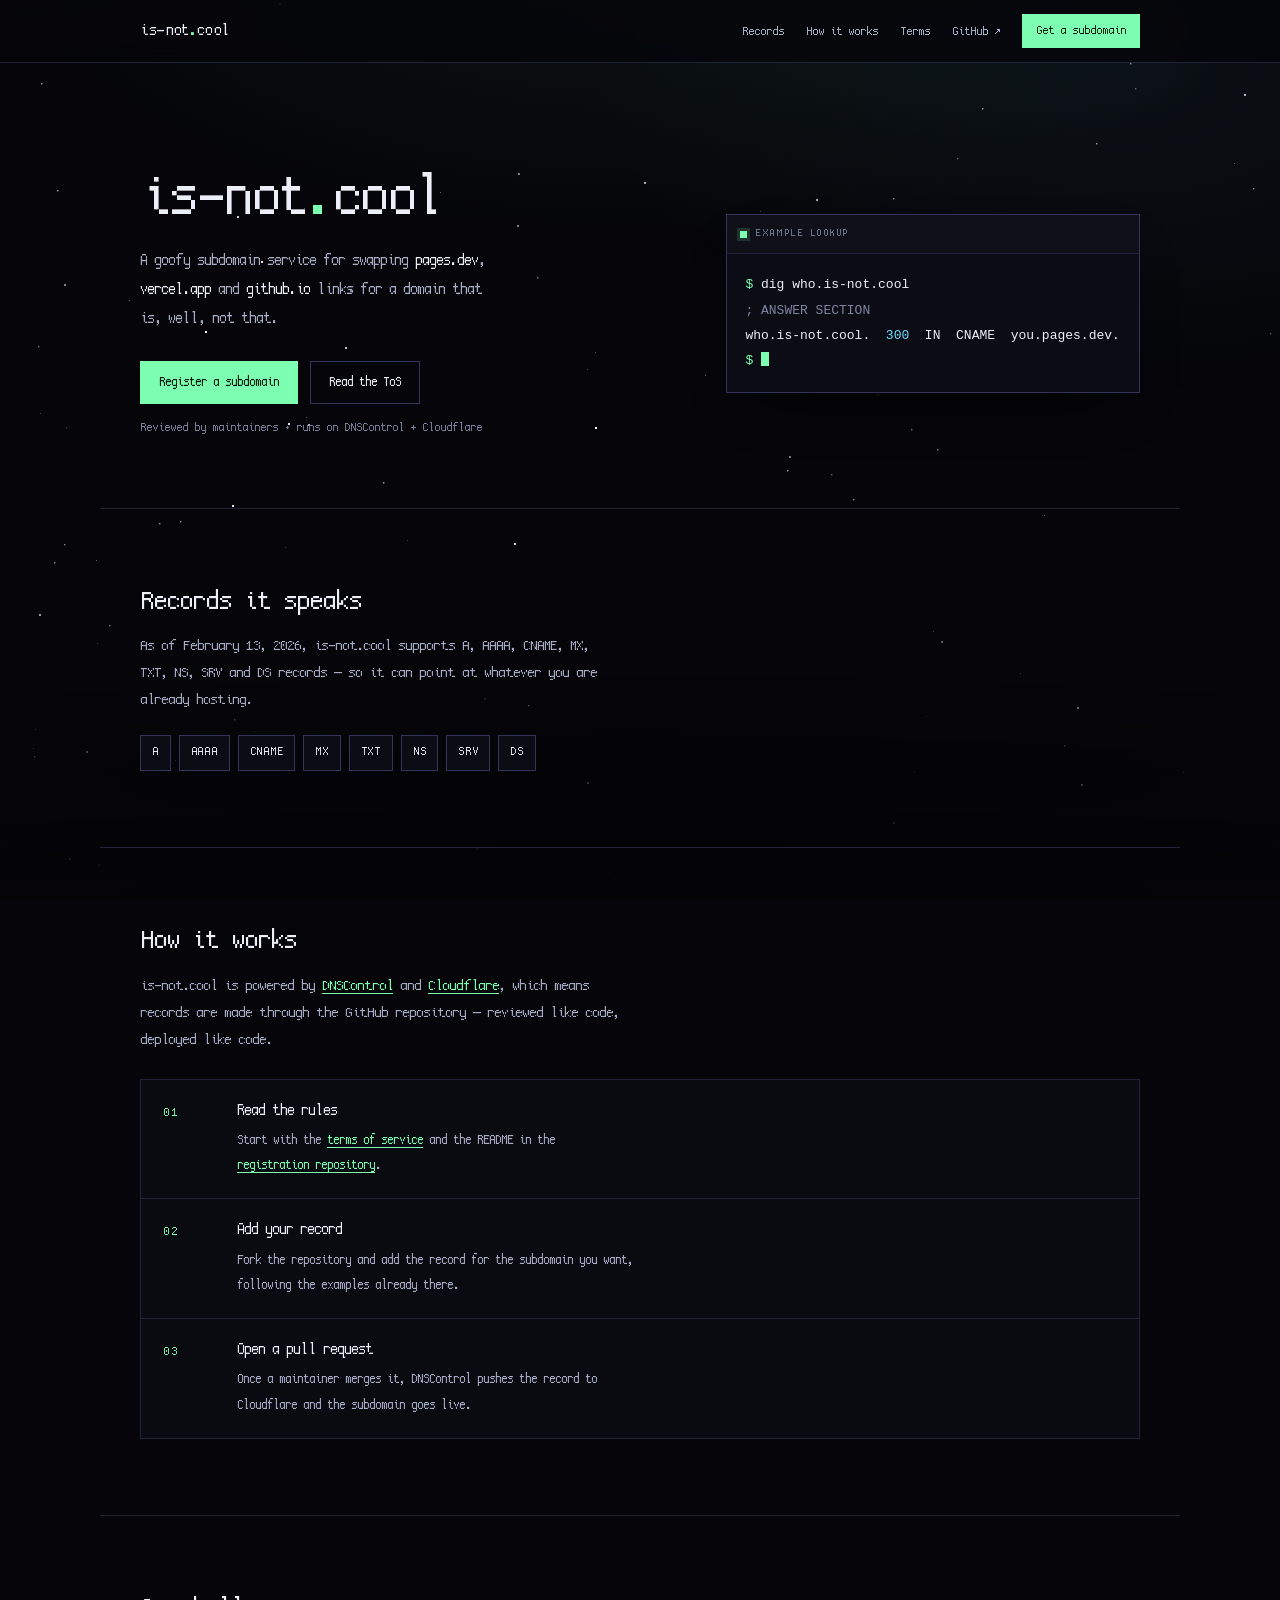
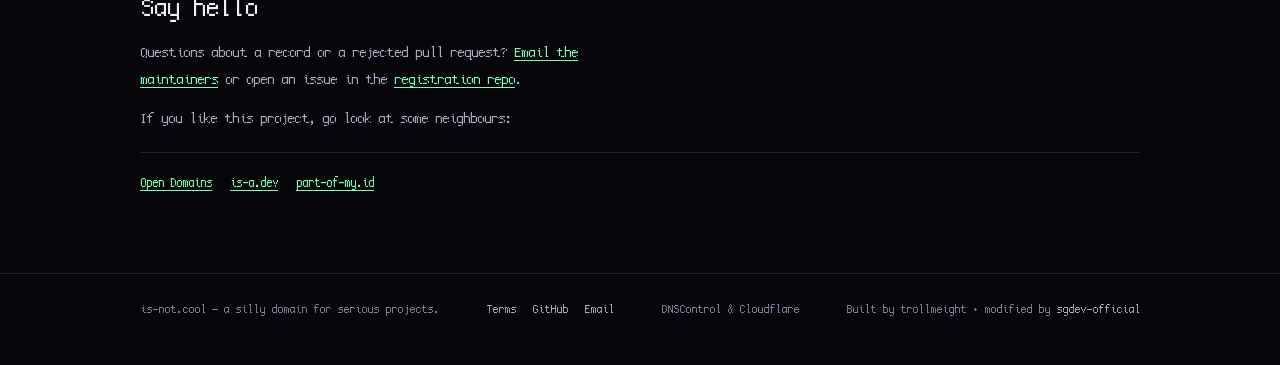
<file: index.html>
<!DOCTYPE html>
<html lang="en">
<head>
<meta charset="utf-8">
<meta name="viewport" content="width=device-width, initial-scale=1">
<title>is-not.cool — a goofy subdomain service</title>
<meta name="description" content="is-not.cool is a goofy subdomain service. Trade a boring pages.dev, vercel.app or github.io URL for a domain that is not boring.">
<meta name="theme-color" content="#06060a">
<link rel="canonical" href="https://is-not.cool/">
<meta name="author" content="trollmeight">
<meta name="revised" content="sgdev-official, 2026-11-09">
<link rel="icon" href="data:image/svg+xml,%3Csvg xmlns='http://www.w3.org/2000/svg' viewBox='0 0 16 16'%3E%3Crect width='16' height='16' fill='%2306060a'/%3E%3Ctext x='8' y='12.5' font-family='monospace' font-size='12' font-weight='bold' text-anchor='middle' fill='%237dffb2'%3E*%3C/text%3E%3C/svg%3E">
<link rel="stylesheet" href="scripts/style.css">
</head>
<body>
<canvas id="sky" aria-hidden="true"></canvas>
<a class="skip" href="#main">Skip to content</a>

<header class="topbar">
  <div class="inner">
    <a class="brand" href="./">is-not<span class="dot">.</span>cool</a>
    <nav aria-label="Primary">
      <a href="#records">Records</a>
      <a href="#how">How it works</a>
      <a href="tos/">Terms</a>
      <a href="https://github.com/is-not-cool/registration" rel="noopener">GitHub ↗</a>
      <a class="btn small" href="https://github.com/is-not-cool/registration" rel="noopener">Get a subdomain</a>
    </nav>
  </div>
</header>

<main id="main">
  <section class="hero">
    <div>
      <h1>is-not<span class="dot">.</span>cool</h1>
      <p class="lede">A goofy subdomain service for swapping <b>pages.dev</b>, <b>vercel.app</b> and <b>github.io</b> links for a domain that is, well, not that.</p>
      <div class="cta">
        <a class="btn" href="https://github.com/is-not-cool/registration" rel="noopener">Register a subdomain</a>
        <a class="btn ghost" href="tos/">Read the ToS</a>
      </div>
      <p class="note">Reviewed by maintainers · runs on DNSControl + Cloudflare</p>
    </div>

    <figure class="term" aria-label="Example DNS lookup">
      <div class="bar"><span class="live" aria-hidden="true"></span>example lookup</div>
      <pre><code><span class="p">$</span> dig who.is-not.cool
<span class="c">; ANSWER SECTION</span>
who.is-not.cool.  <span class="k">300</span>  IN  CNAME  you.pages.dev.
<span class="p">$</span> <span class="caret" aria-hidden="true"></span></code></pre>
    </figure>
  </section>

  <section class="band" id="records">
    <div class="inner">
      <h2>Records it speaks</h2>
      <p>As of February 13, 2026, is-not.cool supports A, AAAA, CNAME, MX, TXT, NS, SRV and DS records — so it can point at whatever you are already hosting.</p>
      <ul class="chips" aria-label="Supported record types">
        <li>A</li><li>AAAA</li><li>CNAME</li><li>MX</li><li>TXT</li><li>NS</li><li>SRV</li><li>DS</li>
      </ul>
    </div>
  </section>

  <section class="band" id="how">
    <div class="inner">
      <h2>How it works</h2>
      <p>is-not.cool is powered by <a href="https://dnscontrol.org" rel="noopener">DNSControl</a> and <a href="https://cloudflare.com" rel="noopener">Cloudflare</a>, which means records are made through the GitHub repository — reviewed like code, deployed like code.</p>
      <ol class="steps">
        <li>
          <span class="n">01</span>
          <div>
            <h3>Read the rules</h3>
            <p>Start with the <a href="tos/">terms of service</a> and the README in the <a href="https://github.com/is-not-cool/registration" rel="noopener">registration repository</a>.</p>
          </div>
        </li>
        <li>
          <span class="n">02</span>
          <div>
            <h3>Add your record</h3>
            <p>Fork the repository and add the record for the subdomain you want, following the examples already there.</p>
          </div>
        </li>
        <li>
          <span class="n">03</span>
          <div>
            <h3>Open a pull request</h3>
            <p>Once a maintainer merges it, DNSControl pushes the record to Cloudflare and the subdomain goes live.</p>
          </div>
        </li>
      </ol>
    </div>
  </section>

  <section class="band">
    <div class="inner">
      <h2>Say hello</h2>
      <p>Questions about a record or a rejected pull request? <a href="mailto:support@trollmeight.me">Email the maintainers</a> or open an issue in the <a href="https://github.com/is-not-cool/registration" rel="noopener">registration repo</a>.</p>
      <p>If you like this project, go look at some neighbours:</p>
      <ul class="links">
        <li><a href="https://github.com/open-domains/register" rel="noopener">Open Domains</a></li>
        <li><a href="https://github.com/is-a-dev/register" rel="noopener">is-a.dev</a></li>
        <li><a href="https://github.com/partofmyid/register" rel="noopener">part-of-my.id</a></li>
      </ul>
    </div>
  </section>
</main>

<footer>
  <div class="inner">
    <span>is-not.cool — a silly domain for serious projects.</span>
    <span class="set">
      <a href="tos/">Terms</a>
      <a href="https://github.com/is-not-cool/registration" rel="noopener">GitHub</a>
      <a href="mailto:support@trollmeight.me">Email</a>
    </span>
    <span>DNSControl &amp; Cloudflare</span>
    <span>Built by trollmeight · modified by <a href="https://github.com/sgdev-official" rel="noopener">sgdev-official</a></span>
  </div>
</footer>

<script src="scripts/sky.js" defer></script>
</body>
</html>
</file>
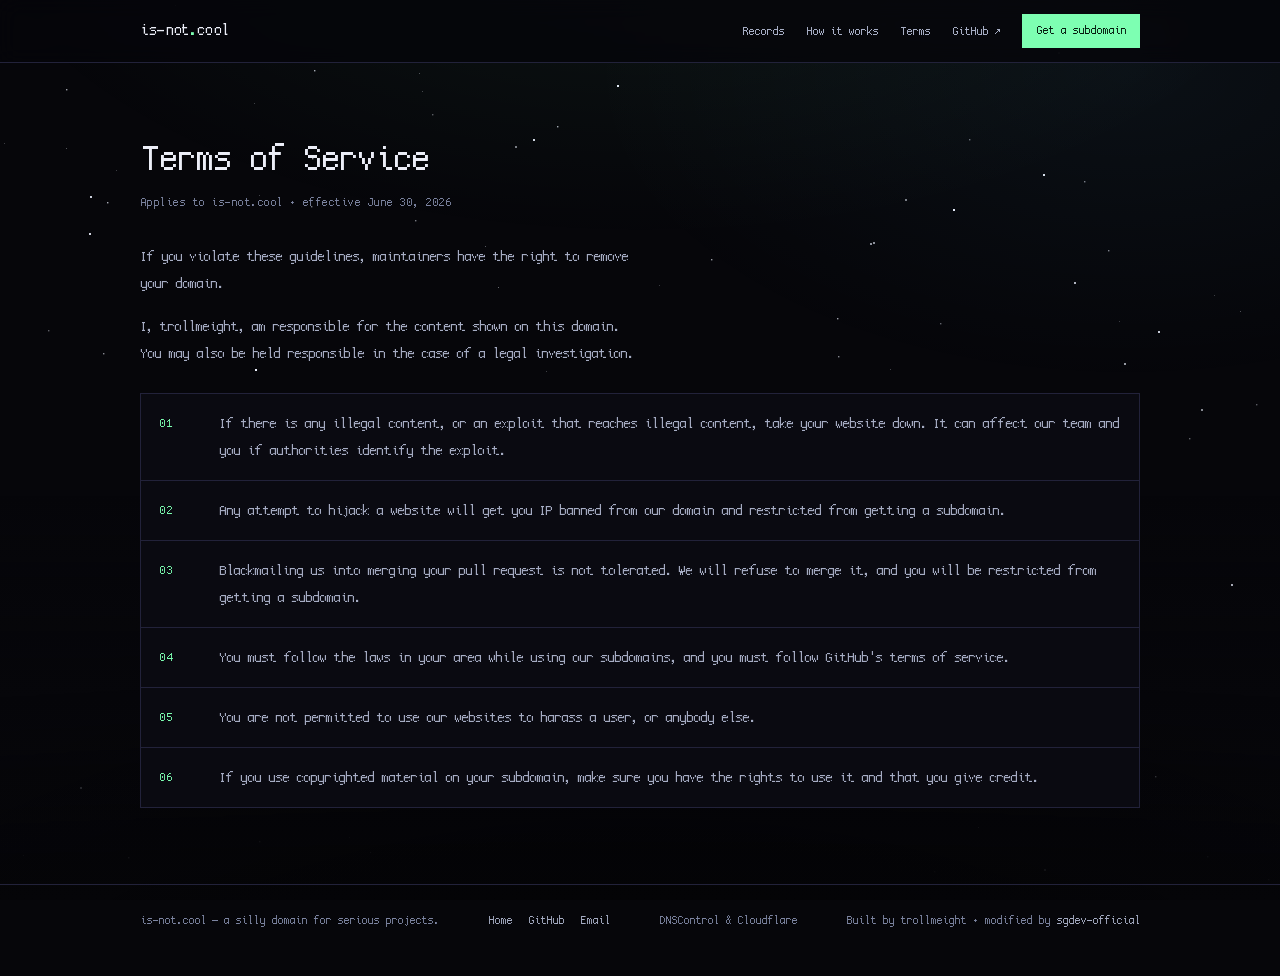
<file: tos/index.html>
<!DOCTYPE html>
<html lang="en">
<head>
<meta charset="utf-8">
<meta name="viewport" content="width=device-width, initial-scale=1">
<title>Terms of Service — is-not.cool</title>
<meta name="description" content="The terms of service for is-not.cool subdomains.">
<meta name="theme-color" content="#06060a">
<link rel="canonical" href="https://is-not.cool/tos/">
<meta name="author" content="trollmeight">
<meta name="revised" content="sgdev-official, 2026-11-09">
<link rel="icon" href="data:image/svg+xml,%3Csvg xmlns='http://www.w3.org/2000/svg' viewBox='0 0 16 16'%3E%3Crect width='16' height='16' fill='%2306060a'/%3E%3Ctext x='8' y='12.5' font-family='monospace' font-size='12' font-weight='bold' text-anchor='middle' fill='%237dffb2'%3E*%3C/text%3E%3C/svg%3E">
<link rel="stylesheet" href="../scripts/style.css">
</head>
<body>
<canvas id="sky" aria-hidden="true"></canvas>
<a class="skip" href="#main">Skip to content</a>

<header class="topbar">
  <div class="inner">
    <a class="brand" href="../">is-not<span class="dot">.</span>cool</a>
    <nav aria-label="Primary">
      <a href="../#records">Records</a>
      <a href="../#how">How it works</a>
      <a href="./" aria-current="page">Terms</a>
      <a href="https://github.com/is-not-cool/registration" rel="noopener">GitHub ↗</a>
      <a class="btn small" href="https://github.com/is-not-cool/registration" rel="noopener">Get a subdomain</a>
    </nav>
  </div>
</header>

<main id="main" class="band">
  <div class="inner legal">
    <h1>Terms of Service</h1>
    <p class="meta">Applies to is-not.cool · effective June 30, 2026</p>

    <p>If you violate these guidelines, maintainers have the right to remove your domain.</p>
    <p>I, trollmeight, am responsible for the content shown on this domain. You may also be held responsible in the case of a legal investigation.</p>

    <ol>
      <li>If there is any illegal content, or an exploit that reaches illegal content, take your website down. It can affect our team and you if authorities identify the exploit.</li>
      <li>Any attempt to hijack a website will get you IP banned from our domain and restricted from getting a subdomain.</li>
      <li>Blackmailing us into merging your pull request is not tolerated. We will refuse to merge it, and you will be restricted from getting a subdomain.</li>
      <li>You must follow the laws in your area while using our subdomains, and you must follow GitHub's terms of service.</li>
      <li>You are not permitted to use our websites to harass a user, or anybody else.</li>
      <li>If you use copyrighted material on your subdomain, make sure you have the rights to use it and that you give credit.</li>
    </ol>
  </div>
</main>

<footer>
  <div class="inner">
    <span>is-not.cool — a silly domain for serious projects.</span>
    <span class="set">
      <a href="../">Home</a>
      <a href="https://github.com/is-not-cool/registration" rel="noopener">GitHub</a>
      <a href="mailto:support@trollmeight.me">Email</a>
    </span>
    <span>DNSControl &amp; Cloudflare</span>
    <span>Built by trollmeight · modified by <a href="https://github.com/sgdev-official" rel="noopener">sgdev-official</a></span>
  </div>
</footer>

<script src="../scripts/sky.js" defer></script>
</body>
</html>
</file>
<file: scripts/style.css>
@font-face { font-family: Cozette; src: url("../fonts/cozette.ttf") format("truetype"); font-display: swap; }

:root {
  color-scheme: dark;
  --bg: #06060a;
  --bg-2: #0a0a11;
  --panel: #0c0c15;
  --panel-2: #101019;
  --line: #22223a;
  --line-2: #34345a;
  --text: #eceef8;
  --muted: #a6adc4;
  --dim: #7d85a2;
  --accent: #7dffb2;
  --accent-ink: #04160c;
  --cyan: #6fdcff;
  --amber: #ffd166;
  --max: 1080px;
  --pad: clamp(18px, 4vw, 40px);
}

* { box-sizing: border-box; }

html {
  background: var(--bg);
  scroll-behavior: smooth;
  scrollbar-color: var(--line-2) var(--bg);
}
@media (prefers-reduced-motion: reduce) { html { scroll-behavior: auto; } }

body {
  margin: 0;
  min-height: 100vh;
  background: transparent;
  color: var(--text);
  font: 400 15px/1.8 Cozette, ui-monospace, SFMono-Regular, Consolas, monospace;
  text-rendering: optimizeLegibility;
}

::selection { background: var(--accent); color: var(--accent-ink); }
::-webkit-scrollbar { width: 12px; height: 12px; }
::-webkit-scrollbar-track { background: var(--bg); }
::-webkit-scrollbar-thumb { background: var(--line-2); border: 3px solid var(--bg); }
::-webkit-scrollbar-thumb:hover { background: #46466f; }

:focus-visible { outline: 2px solid var(--accent); outline-offset: 3px; }

a { color: var(--accent); text-decoration-thickness: 1px; text-underline-offset: 3px; }
a:not(.btn):not(.skip):hover { color: var(--text); }

h1, h2, h3 { font-weight: 400; text-wrap: balance; }
p { text-wrap: pretty; }

/* ---------- cosmos ---------- */
#sky { position: fixed; inset: 0; z-index: 0; pointer-events: none; }
body::after {
  content: "";
  position: fixed;
  inset: 0;
  z-index: 0;
  pointer-events: none;
  background:
    radial-gradient(1100px 560px at 50% -12%, rgba(125, 255, 178, .07), transparent 62%),
    radial-gradient(900px 520px at 88% 8%, rgba(111, 220, 255, .05), transparent 60%),
    radial-gradient(140% 90% at 50% 120%, rgba(0, 0, 0, .65), transparent 60%),
    linear-gradient(180deg, rgba(6, 6, 10, 0) 55%, var(--bg) 100%);
}
header, main, footer { position: relative; z-index: 1; }

/* ---------- skip link ---------- */
.skip {
  position: absolute;
  left: -9999px;
  top: 12px;
  padding: 10px 14px;
  background: var(--accent);
  color: var(--accent-ink);
  text-decoration: none;
  z-index: 20;
}
.skip:focus { left: 12px; }

/* ---------- top bar ---------- */
.topbar {
  position: sticky;
  top: 0;
  z-index: 5;
  background: rgba(6, 6, 10, .82);
  backdrop-filter: blur(10px);
  border-bottom: 1px solid var(--line);
}
.topbar .inner {
  max-width: var(--max);
  margin: 0 auto;
  padding: 14px var(--pad);
  display: flex;
  align-items: center;
  gap: 16px;
  flex-wrap: wrap;
}
.brand { font-size: 17px; color: var(--text); text-decoration: none; letter-spacing: .01em; }
.brand:hover { color: var(--text); }
.brand .dot { color: var(--accent); }
nav { margin-left: auto; display: flex; align-items: center; gap: clamp(10px, 2vw, 22px); flex-wrap: wrap; }
nav a:not(.btn) { color: var(--muted); text-decoration: none; font-size: 13px; }
nav a:not(.btn):hover { color: var(--text); }
@media (max-width: 560px) {
  nav a:not(.btn) { display: none; }
}

/* ---------- buttons ---------- */
.btn {
  display: inline-flex;
  align-items: center;
  gap: 8px;
  padding: 12px 18px;
  border: 1px solid var(--accent);
  background: var(--accent);
  color: var(--accent-ink);
  font: inherit;
  font-size: 14px;
  line-height: 1.2;
  text-decoration: none;
  white-space: nowrap;
  transition: background-color .16s ease, color .16s ease, border-color .16s ease;
}
.btn:hover { background: #a6ffca; color: var(--accent-ink); }
.btn.ghost { background: transparent; border-color: var(--line-2); color: var(--text); }
.btn.ghost:hover { border-color: var(--accent); color: var(--accent); }
.btn.small { padding: 9px 13px; font-size: 12px; }

/* ---------- hero ---------- */
.hero {
  max-width: var(--max);
  margin: 0 auto;
  padding: clamp(48px, 9vw, 104px) var(--pad) clamp(36px, 6vw, 68px);
  display: grid;
  grid-template-columns: minmax(0, 1.12fr) minmax(0, .88fr);
  gap: clamp(32px, 5vw, 60px);
  align-items: center;
}
@media (max-width: 860px) { .hero { grid-template-columns: 1fr; } }

.hero h1 {
  margin: 0 0 16px;
  font-size: clamp(34px, 6.4vw, 60px);
  line-height: 1.06;
  letter-spacing: -.01em;
}
.hero h1 .dot { color: var(--accent); }

.lede {
  margin: 0 0 28px;
  max-width: 52ch;
  color: var(--muted);
  font-size: clamp(14px, 1.5vw, 16px);
}
.lede b { color: var(--text); font-weight: 400; }

.cta { display: flex; gap: 12px; flex-wrap: wrap; margin-bottom: 14px; }
.note { margin: 0; color: var(--dim); font-size: 12px; }

/* ---------- terminal ---------- */
.term {
  margin: 0;
  border: 1px solid var(--line-2);
  background: var(--panel);
  box-shadow: 0 24px 60px -30px #000, 0 2px 0 rgba(255, 255, 255, .02) inset;
  min-width: 0;
}
.term .bar {
  display: flex;
  align-items: center;
  gap: 8px;
  padding: 9px 13px;
  border-bottom: 1px solid var(--line);
  background: var(--panel-2);
  color: var(--dim);
  font-size: 11px;
  letter-spacing: .14em;
  text-transform: uppercase;
}
.term .live {
  width: 7px;
  height: 7px;
  background: var(--accent);
  box-shadow: 0 0 0 3px rgba(125, 255, 178, .14);
}
.term pre { margin: 0; padding: 18px; font-size: 13px; line-height: 1.95; overflow-x: auto; }
.term code { font: inherit; }
.term .p { color: var(--accent); }
.term .k { color: var(--cyan); }
.term .c { color: var(--dim); }
.term .caret { display: inline-block; width: 8px; height: 14px; background: var(--accent); vertical-align: -2px; }
@media (prefers-reduced-motion: no-preference) { .term .caret { animation: blink 1.1s steps(1) infinite; } }
@keyframes blink { 50% { opacity: 0; } }

/* ---------- bands ---------- */
.band .inner {
  max-width: var(--max);
  margin: 0 auto;
  padding: clamp(40px, 6vw, 76px) var(--pad);
}
.band + .band .inner { border-top: 1px solid var(--line); }
.hero + .band .inner { border-top: 1px solid var(--line); }
.band h2 { margin: 0 0 14px; font-size: clamp(21px, 2.6vw, 28px); line-height: 1.2; }
.band p { margin: 0 0 12px; max-width: 70ch; color: var(--muted); }

.chips {
  display: flex;
  flex-wrap: wrap;
  gap: 8px;
  margin: 22px 0 0;
  padding: 0;
  list-style: none;
}
.chips li {
  padding: 6px 11px;
  border: 1px solid var(--line-2);
  background: var(--panel);
  color: var(--text);
  font-size: 12px;
  letter-spacing: .06em;
}

.steps {
  display: grid;
  gap: 1px;
  margin: 26px 0 0;
  padding: 0;
  list-style: none;
  border: 1px solid var(--line);
  background: var(--line);
}
.steps li {
  display: grid;
  grid-template-columns: 56px minmax(0, 1fr);
  gap: 18px;
  padding: 20px 22px;
  background: var(--bg-2);
}
.steps .n { color: var(--accent); font-size: 12px; letter-spacing: .16em; padding-top: 3px; }
.steps h3 { margin: 0 0 6px; font-size: 16px; line-height: 1.4; }
.steps p { margin: 0; font-size: 14px; }
@media (max-width: 560px) {
  .steps li { grid-template-columns: 1fr; gap: 6px; }
}

.links {
  display: flex;
  flex-wrap: wrap;
  gap: 10px 18px;
  margin: 20px 0 0;
  padding: 18px 0 0;
  border-top: 1px solid var(--line);
  list-style: none;
  font-size: 14px;
}

/* ---------- legal ---------- */
.legal { max-width: 760px; }
.legal h1 { margin: 0 0 10px; font-size: clamp(26px, 4vw, 38px); line-height: 1.15; }
.legal .meta { color: var(--dim); font-size: 12px; letter-spacing: .04em; margin: 0 0 28px; }
.legal p { margin: 0 0 16px; color: var(--muted); max-width: 72ch; }
.legal ol { margin: 26px 0 0; padding: 0; list-style: none; counter-reset: rule; display: grid; gap: 1px; border: 1px solid var(--line); background: var(--line); }
.legal li {
  counter-increment: rule;
  display: grid;
  grid-template-columns: 44px minmax(0, 1fr);
  gap: 16px;
  padding: 16px 18px;
  background: var(--bg-2);
  color: var(--muted);
}
.legal li::before { content: counter(rule, decimal-leading-zero); color: var(--accent); font-size: 12px; letter-spacing: .12em; padding-top: 4px; }

/* ---------- footer ---------- */
footer { border-top: 1px solid var(--line); }
footer .inner {
  max-width: var(--max);
  margin: 0 auto;
  padding: 26px var(--pad) 44px;
  display: flex;
  align-items: baseline;
  justify-content: space-between;
  gap: 14px 24px;
  flex-wrap: wrap;
  color: var(--dim);
  font-size: 12px;
}
footer a { color: var(--muted); text-decoration: none; }
footer a:hover { color: var(--text); }
footer .set { display: flex; gap: 16px; flex-wrap: wrap; }

@media (prefers-reduced-motion: reduce) {
  * { animation: none !important; transition: none !important; }
}
</file>
